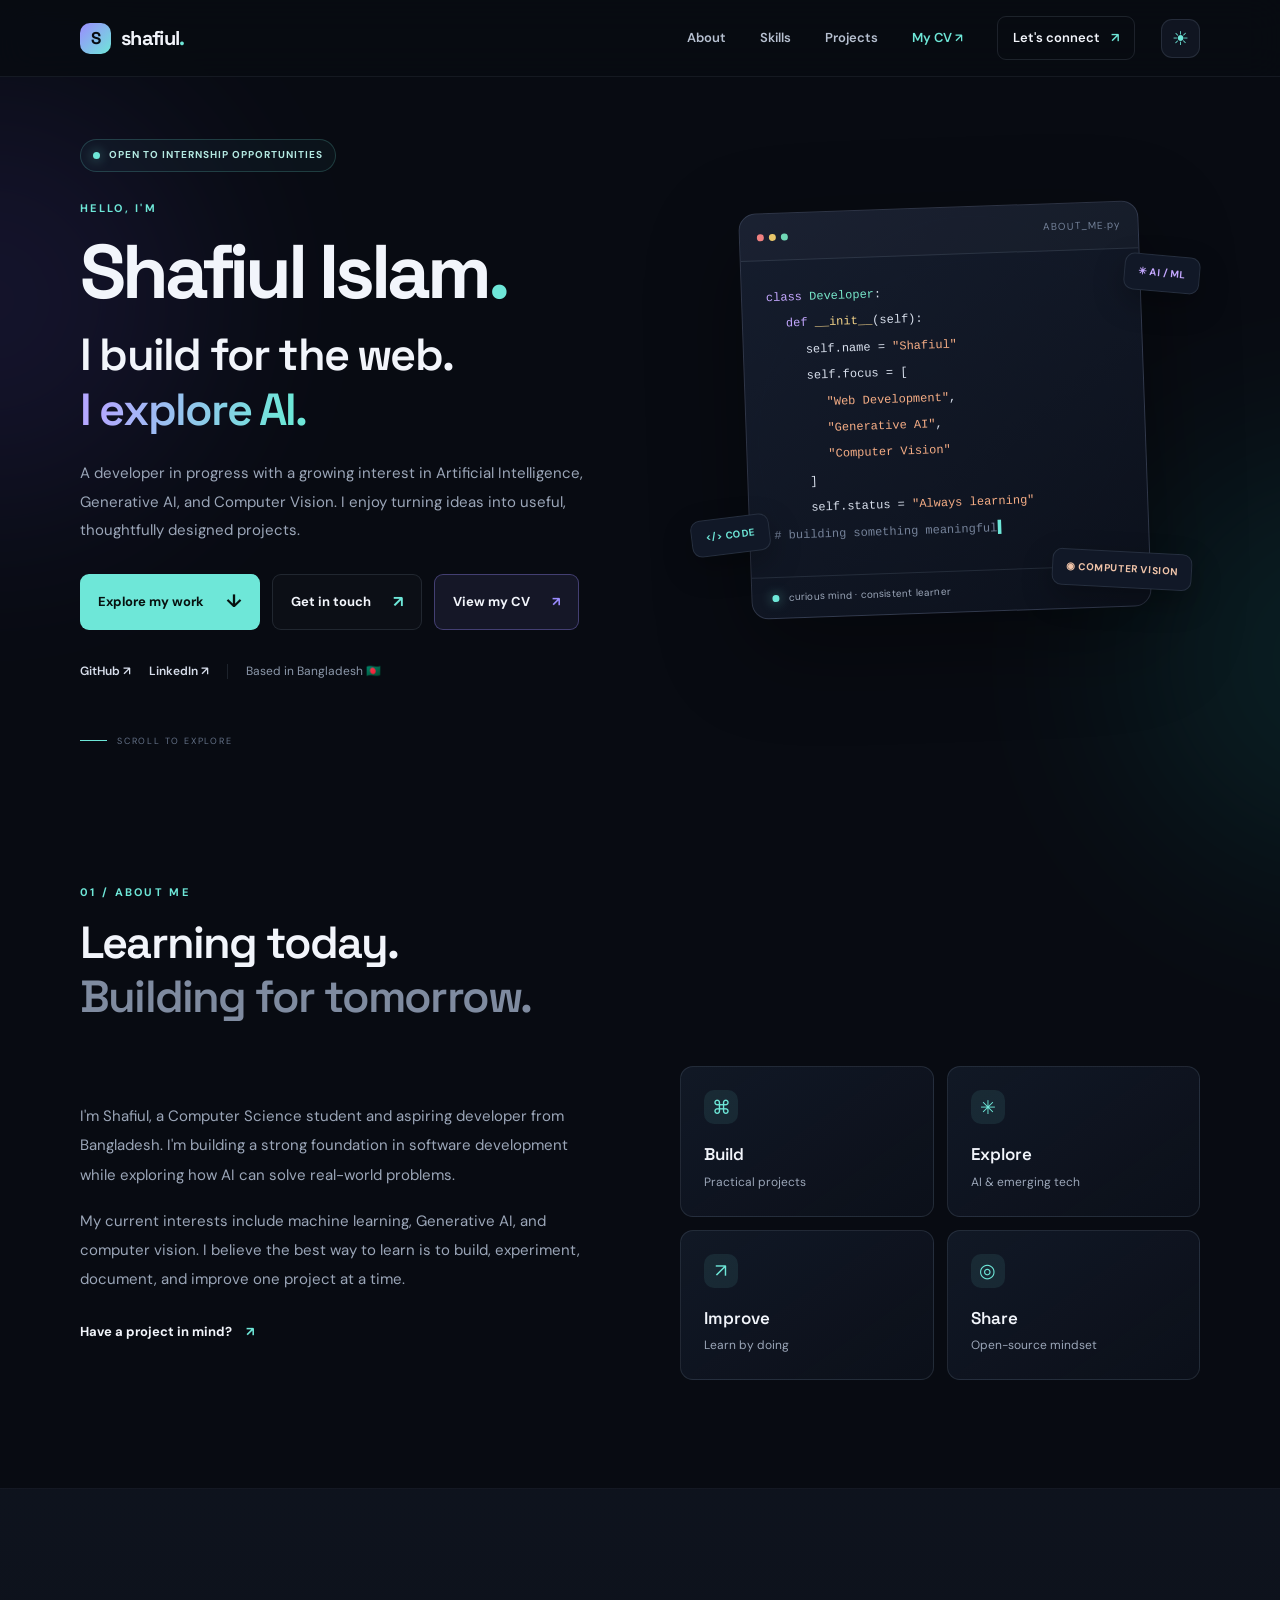
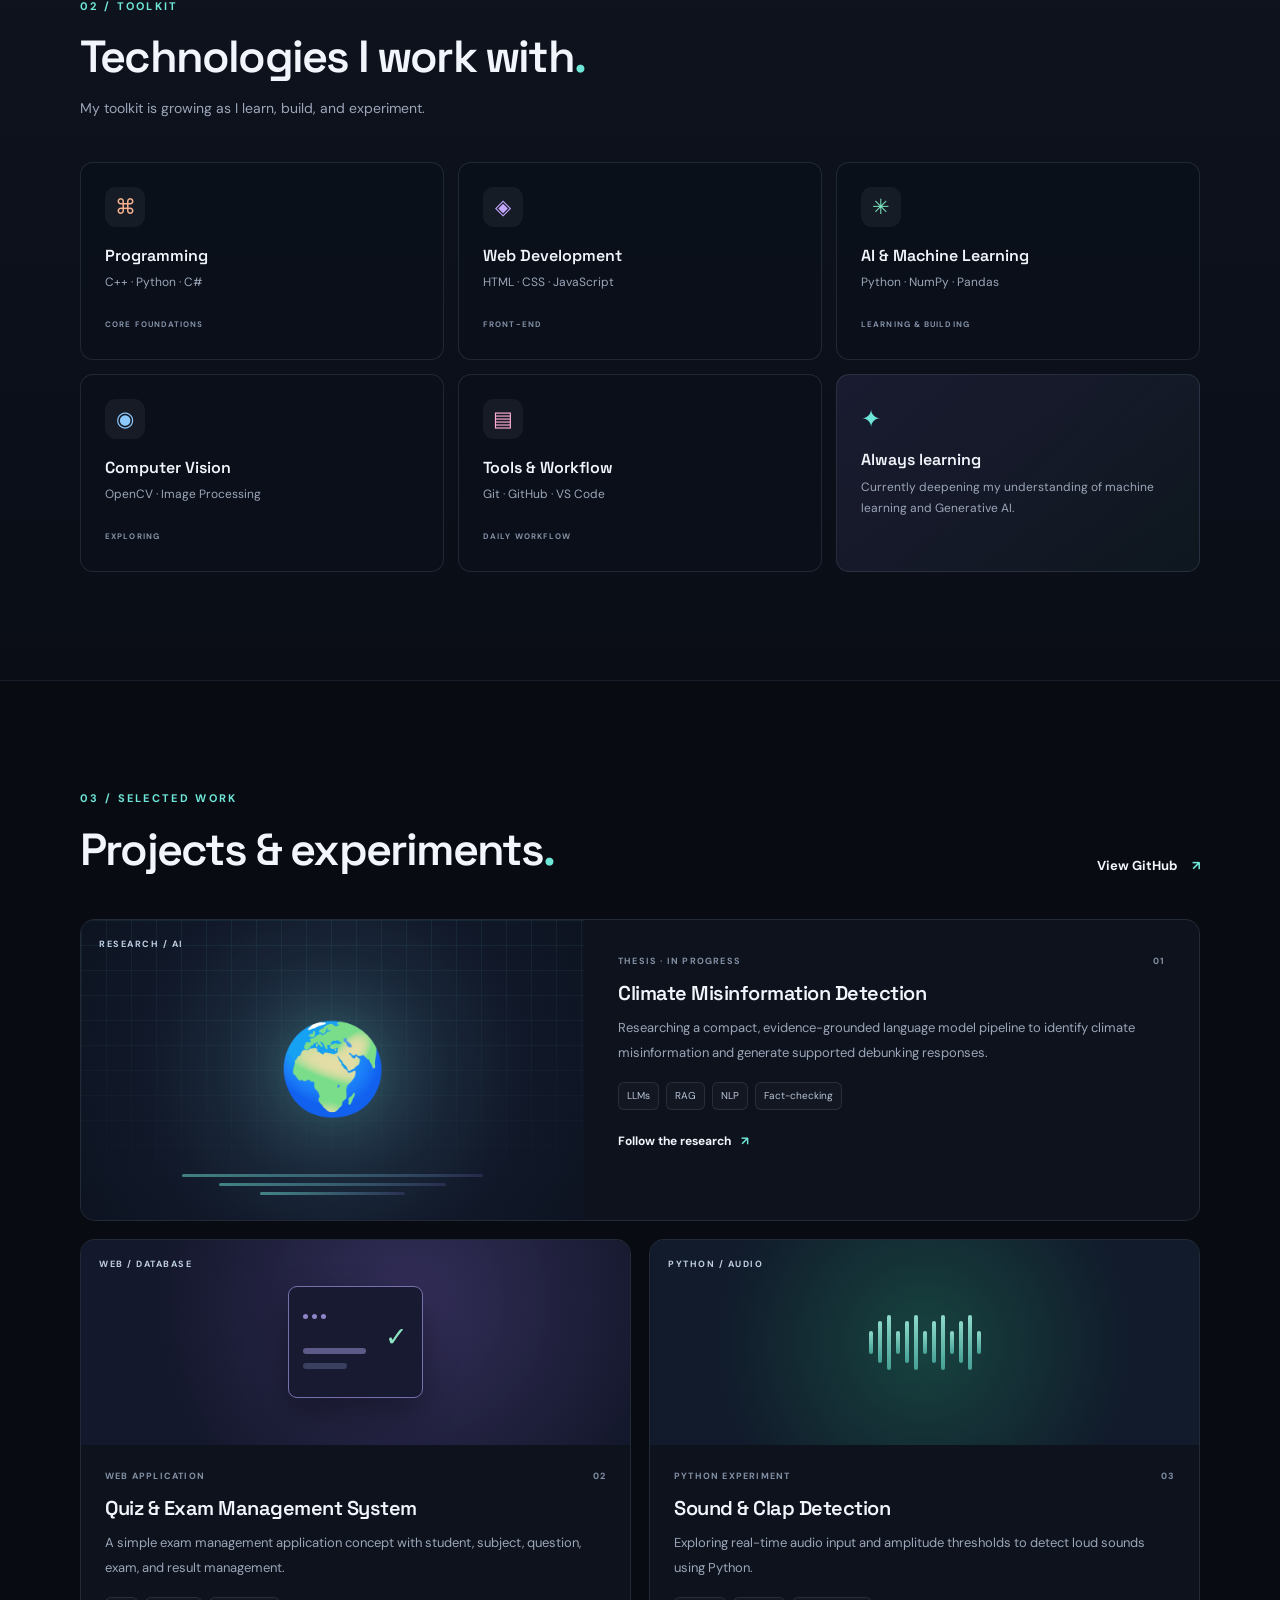
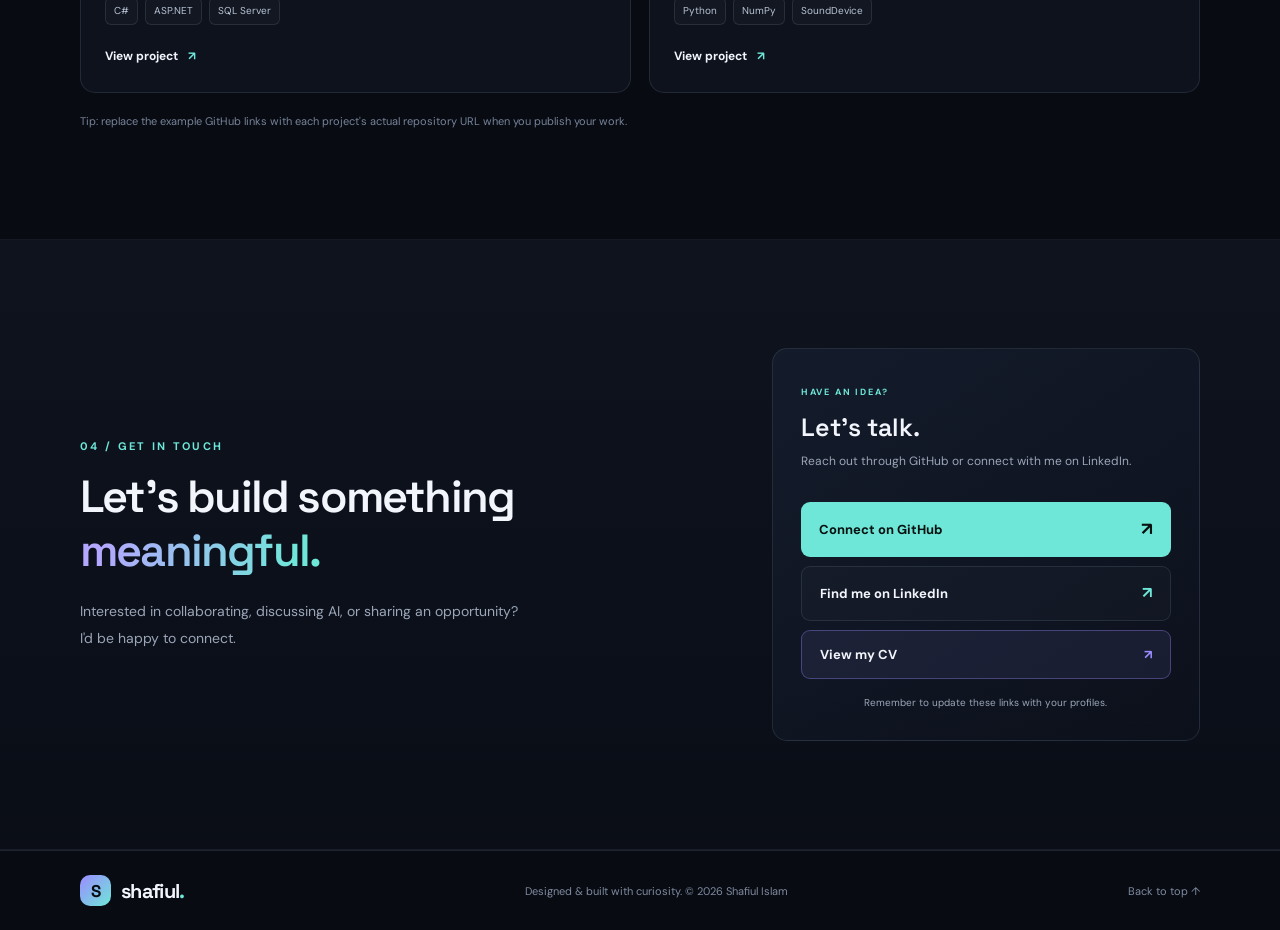
<file: index.html>
<!DOCTYPE html>
<html lang="en">
<head>
  <meta charset="UTF-8" />
  <meta name="viewport" content="width=device-width, initial-scale=1.0" />
  <meta name="description" content="Shafiul Islam — Web Developer and AI/Computer Vision enthusiast." />
  <title>Shafiul Islam | Portfolio</title>
  <link rel="preconnect" href="https://fonts.googleapis.com">
  <link rel="preconnect" href="https://fonts.gstatic.com" crossorigin>
  <link href="https://fonts.googleapis.com/css2?family=DM+Sans:wght@400;500;600;700&family=Space+Grotesk:wght@400;500;600;700&display=swap" rel="stylesheet">
  <link rel="stylesheet" href="style.css" />
</head>
<body>
  <div class="ambient ambient-one"></div>
  <div class="ambient ambient-two"></div>
  <header class="site-header">
    <nav class="nav container" aria-label="Main navigation">
      <a class="logo" href="#home" aria-label="Shafiul home"><span class="logo-mark">S</span><span>shafiul<span class="accent">.</span></span></a>
      <button class="menu-toggle" id="menuToggle" aria-label="Open navigation" aria-expanded="false">☰</button>
      <div class="nav-links" id="navLinks">
        <a href="#about">About</a><a href="#skills">Skills</a><a href="#projects">Projects</a>
        <a href="cv.html" class="nav-cv">My CV <span>↗</span></a>
        <a href="#contact" class="nav-cta">Let's connect <span>↗</span></a>
      </div>
      <button class="theme-toggle" id="themeToggle" type="button" aria-label="Switch to light mode" title="Switch theme"><span id="themeIcon">☀</span></button>
    </nav>
  </header>

  <main>
    <section class="hero container" id="home">
      <div class="hero-copy">
        <div class="availability"><span class="pulse"></span> OPEN TO INTERNSHIP OPPORTUNITIES</div>
        <p class="eyebrow">HELLO, I'M</p>
        <h1>Shafiul Islam<span class="accent">.</span></h1>
        <h2>I build for the web.<br><span class="gradient-text">I explore AI.</span></h2>
        <p class="hero-description">A developer in progress with a growing interest in Artificial Intelligence, Generative AI, and Computer Vision. I enjoy turning ideas into useful, thoughtfully designed projects.</p>
        <div class="hero-actions">
          <a class="button button-primary" href="#projects">Explore my work <span>↓</span></a>
          <a class="button button-secondary" href="#contact">Get in touch <span>↗</span></a>
          <a class="button button-cv" href="cv.html">View my CV <span>↗</span></a>
        </div>
        <div class="hero-socials">
          <!-- Replace YOUR_GITHUB_USERNAME with your actual GitHub username -->
          <a href="https://github.com/YOUR_GITHUB_USERNAME" target="_blank" rel="noreferrer">GitHub ↗</a>
          <a href="https://www.linkedin.com/" target="_blank" rel="noreferrer">LinkedIn ↗</a>
          <span class="social-divider"></span><span>Based in Bangladesh 🇧🇩</span>
        </div>
      </div>
      <div class="hero-visual" aria-label="Decorative developer illustration">
        <div class="orbit orbit-one"></div><div class="orbit orbit-two"></div>
        <div class="profile-card">
          <div class="card-top"><span class="window-dots"><i></i><i></i><i></i></span><span class="card-label">ABOUT_ME.py</span></div>
          <div class="code-block">
            <p><span class="code-purple">class</span> <span class="code-green">Developer</span>:</p>
            <p class="indent"><span class="code-purple">def</span> <span class="code-yellow">__init__</span>(self):</p>
            <p class="indent2">self.name = <span class="code-orange">"Shafiul"</span></p>
            <p class="indent2">self.focus = [</p>
            <p class="indent3"><span class="code-orange">"Web Development"</span>,</p>
            <p class="indent3"><span class="code-orange">"Generative AI"</span>,</p>
            <p class="indent3"><span class="code-orange">"Computer Vision"</span></p>
            <p class="indent2">]</p>
            <p class="indent2">self.status = <span class="code-orange">"Always learning"</span></p>
            <p class="cursor-line"><span class="code-muted"># building something meaningful</span><span class="cursor">▍</span></p>
          </div>
          <div class="card-footer"><span class="status-dot"></span> curious mind · consistent learner</div>
        </div>
        <div class="floating-chip chip-ai">✳ AI / ML</div>
        <div class="floating-chip chip-code">&lt;/&gt; CODE</div>
        <div class="floating-chip chip-cv">◉ COMPUTER VISION</div>
      </div>
      <a class="scroll-hint" href="#about"><span></span> SCROLL TO EXPLORE</a>
    </section>

    <section class="section container" id="about">
      <div class="section-heading"><p class="eyebrow">01 / ABOUT ME</p><h2>Learning today.<br><span class="muted">Building for tomorrow.</span></h2></div>
      <div class="about-grid">
        <div class="about-copy"><p>I'm Shafiul, a Computer Science student and aspiring developer from Bangladesh. I'm building a strong foundation in software development while exploring how AI can solve real-world problems.</p><p>My current interests include machine learning, Generative AI, and computer vision. I believe the best way to learn is to build, experiment, document, and improve one project at a time.</p><a class="text-link" href="#contact">Have a project in mind? <span>↗</span></a></div>
        <div class="stats-grid">
          <div class="stat-card"><span class="stat-icon">⌘</span><strong>Build</strong><p>Practical projects</p></div>
          <div class="stat-card"><span class="stat-icon">✳</span><strong>Explore</strong><p>AI & emerging tech</p></div>
          <div class="stat-card"><span class="stat-icon">↗</span><strong>Improve</strong><p>Learn by doing</p></div>
          <div class="stat-card"><span class="stat-icon">◎</span><strong>Share</strong><p>Open-source mindset</p></div>
        </div>
      </div>
    </section>

    <section class="section section-alt" id="skills">
      <div class="container">
        <div class="section-heading"><p class="eyebrow">02 / TOOLKIT</p><h2>Technologies I work with<span class="accent">.</span></h2><p class="section-intro">My toolkit is growing as I learn, build, and experiment.</p></div>
        <div class="skills-grid">
          <article class="skill-card"><div class="skill-icon orange">⌘</div><h3>Programming</h3><p>C++ · Python · C#</p><span class="skill-tag">CORE FOUNDATIONS</span></article>
          <article class="skill-card"><div class="skill-icon purple">◈</div><h3>Web Development</h3><p>HTML · CSS · JavaScript</p><span class="skill-tag">FRONT-END</span></article>
          <article class="skill-card"><div class="skill-icon green">✳</div><h3>AI & Machine Learning</h3><p>Python · NumPy · Pandas</p><span class="skill-tag">LEARNING & BUILDING</span></article>
          <article class="skill-card"><div class="skill-icon blue">◉</div><h3>Computer Vision</h3><p>OpenCV · Image Processing</p><span class="skill-tag">EXPLORING</span></article>
          <article class="skill-card"><div class="skill-icon pink">▤</div><h3>Tools & Workflow</h3><p>Git · GitHub · VS Code</p><span class="skill-tag">DAILY WORKFLOW</span></article>
          <article class="skill-card skill-card-note"><span class="note-star">✦</span><h3>Always learning</h3><p>Currently deepening my understanding of machine learning and Generative AI.</p></article>
        </div>
      </div>
    </section>

    <section class="section container" id="projects">
      <div class="section-heading project-heading"><div><p class="eyebrow">03 / SELECTED WORK</p><h2>Projects & experiments<span class="accent">.</span></h2></div><a class="text-link" href="https://github.com/YOUR_GITHUB_USERNAME" target="_blank" rel="noreferrer">View GitHub <span>↗</span></a></div>
      <div class="projects-grid">
        <article class="project-card project-featured">
          <div class="project-visual climate-visual"><div class="visual-grid"></div><div class="climate-globe">🌍</div><span class="visual-label">RESEARCH / AI</span><div class="visual-lines"><i></i><i></i><i></i></div></div>
          <div class="project-content"><div class="project-meta"><span>THESIS · IN PROGRESS</span><span>01</span></div><h3>Climate Misinformation Detection</h3><p>Researching a compact, evidence-grounded language model pipeline to identify climate misinformation and generate supported debunking responses.</p><div class="tag-row"><span>LLMs</span><span>RAG</span><span>NLP</span><span>Fact-checking</span></div><a class="project-link" href="https://github.com/YOUR_GITHUB_USERNAME" target="_blank" rel="noreferrer">Follow the research <span>↗</span></a></div>
        </article>
        <article class="project-card">
          <div class="project-visual quiz-visual"><div class="quiz-window"><span></span><span></span><span></span><div class="quiz-check">✓</div><div class="quiz-bar"></div><div class="quiz-bar short"></div></div><span class="visual-label">WEB / DATABASE</span></div>
          <div class="project-content"><div class="project-meta"><span>WEB APPLICATION</span><span>02</span></div><h3>Quiz & Exam Management System</h3><p>A simple exam management application concept with student, subject, question, exam, and result management.</p><div class="tag-row"><span>C#</span><span>ASP.NET</span><span>SQL Server</span></div><a class="project-link" href="https://github.com/YOUR_GITHUB_USERNAME" target="_blank" rel="noreferrer">View project <span>↗</span></a></div>
        </article>
        <article class="project-card">
          <div class="project-visual audio-visual"><div class="sound-wave"><i></i><i></i><i></i><i></i><i></i><i></i><i></i><i></i><i></i><i></i><i></i><i></i><i></i></div><span class="visual-label">PYTHON / AUDIO</span></div>
          <div class="project-content"><div class="project-meta"><span>PYTHON EXPERIMENT</span><span>03</span></div><h3>Sound & Clap Detection</h3><p>Exploring real-time audio input and amplitude thresholds to detect loud sounds using Python.</p><div class="tag-row"><span>Python</span><span>NumPy</span><span>SoundDevice</span></div><a class="project-link" href="https://github.com/YOUR_GITHUB_USERNAME" target="_blank" rel="noreferrer">View project <span>↗</span></a></div>
        </article>
      </div>
      <p class="project-note">Tip: replace the example GitHub links with each project's actual repository URL when you publish your work.</p>
    </section>

    <section class="section section-alt" id="contact">
      <div class="container contact-wrap">
        <div><p class="eyebrow">04 / GET IN TOUCH</p><h2>Let's build something<br><span class="gradient-text">meaningful.</span></h2><p class="contact-copy">Interested in collaborating, discussing AI, or sharing an opportunity? I'd be happy to connect.</p></div>
        <div class="contact-card"><span class="contact-kicker">HAVE AN IDEA?</span><h3>Let's talk.</h3><p>Reach out through GitHub or connect with me on LinkedIn.</p><a class="button button-primary full-button" href="https://github.com/YOUR_GITHUB_USERNAME" target="_blank" rel="noreferrer">Connect on GitHub <span>↗</span></a><a class="button button-secondary full-button" href="https://www.linkedin.com/" target="_blank" rel="noreferrer">Find me on LinkedIn <span>↗</span></a><a class="button button-cv full-button" href="cv.html">View my CV <span>↗</span></a><p class="contact-small">Remember to update these links with your profiles.</p></div>
      </div>
    </section>
  </main>
  <footer class="footer"><div class="container footer-inner"><a class="logo" href="#home"><span class="logo-mark">S</span><span>shafiul<span class="accent">.</span></span></a><p>Designed & built with curiosity. © <span id="year"></span> Shafiul Islam</p><a href="#home" class="back-top">Back to top ↑</a></div></footer>
  <script src="script.js"></script>
</body>
</html>
</file>
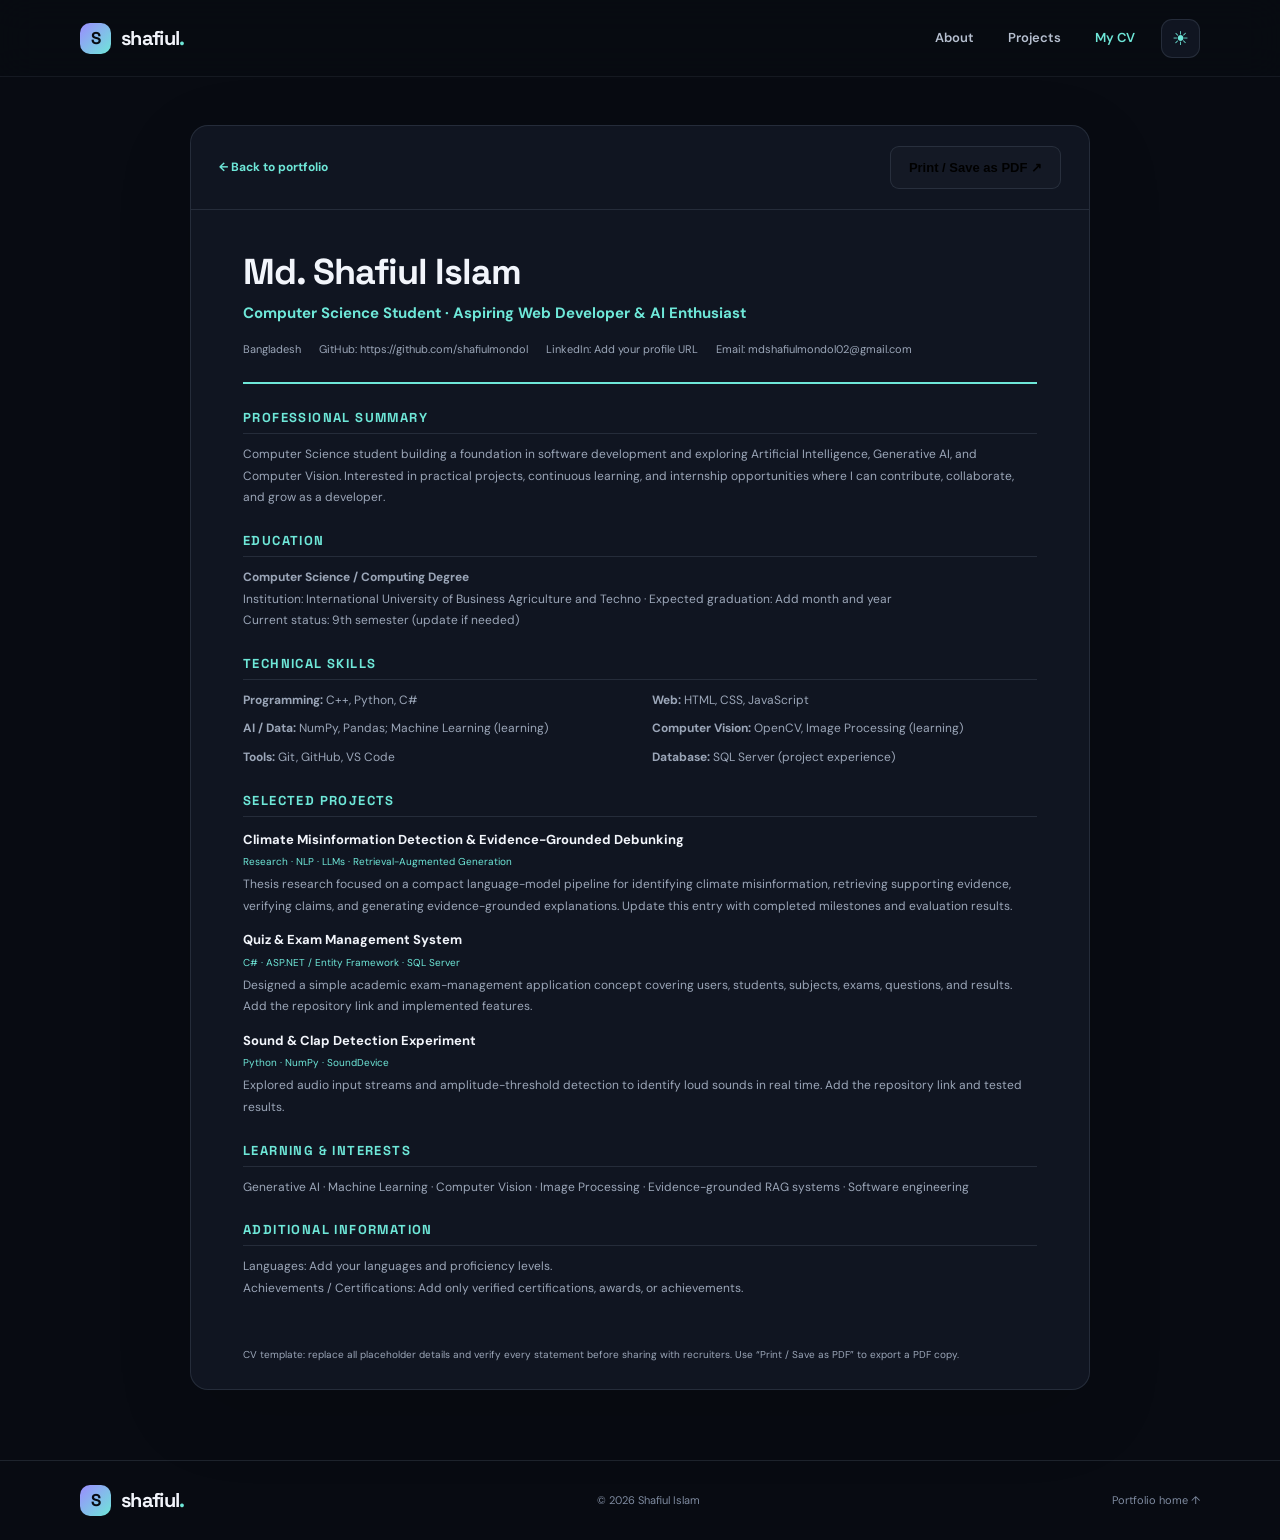
<file: cv.html>
<!DOCTYPE html>
<html lang="en">
<head>
  <meta charset="UTF-8"><meta name="viewport" content="width=device-width, initial-scale=1.0">
  <meta name="description" content="CV of Shafiul Islam">
  <title>CV |Md. Shafiul Islam</title>
  <link rel="preconnect" href="https://fonts.googleapis.com">
  <link rel="preconnect" href="https://fonts.gstatic.com" crossorigin>
  <link href="https://fonts.googleapis.com/css2?family=DM+Sans:wght@400;500;600;700&family=Space+Grotesk:wght@400;500;600;700&display=swap" rel="stylesheet">
  <link rel="stylesheet" href="style.css">
</head>
<body>
  <header class="site-header"><nav class="nav container" aria-label="Main navigation">
    <a class="logo" href="index.html"><span class="logo-mark">S</span><span>shafiul<span class="accent">.</span></span></a>
    <div class="nav-links" id="navLinks"><a href="index.html#about">About</a><a href="index.html#projects">Projects</a><a href="cv.html" class="nav-cv">My CV</a></div>
    <button class="theme-toggle" id="themeToggle" type="button" aria-label="Switch to light mode" title="Switch theme"><span id="themeIcon">☀</span></button>
  </nav></header>
  <main class="cv-page container">
    <div class="cv-shell">
      <div class="cv-topbar"><a class="cv-back" href="index.html">← Back to portfolio</a><div class="cv-actions"><button class="button button-secondary" onclick="window.print()">Print / Save as PDF ↗</button></div></div>
      <article class="cv-document">
        <header class="cv-header">
          <h1>Md. Shafiul Islam</h1><p class="cv-role">Computer Science Student · Aspiring Web Developer & AI Enthusiast</p>
          <div class="cv-contact-line"><span>Bangladesh</span><span>GitHub: https://github.com/shafiulmondol</span><span>LinkedIn: Add your profile URL</span><span>Email: mdshafiulmondol02@gmail.com</span></div>
        </header>
        <section class="cv-section"><h2>Professional Summary</h2><p>Computer Science student building a foundation in software development and exploring Artificial Intelligence, Generative AI, and Computer Vision. Interested in practical projects, continuous learning, and internship opportunities where I can contribute, collaborate, and grow as a developer.</p></section>
        <section class="cv-section"><h2>Education</h2><p><strong>Computer Science / Computing Degree</strong></p><p>Institution: International University of Business Agriculture and Techno · Expected graduation: Add month and year</p><p>Current status: 9th semester (update if needed)</p></section>
        <section class="cv-section"><h2>Technical Skills</h2><div class="cv-skill-list">
          <p><strong>Programming:</strong> C++, Python, C#</p><p><strong>Web:</strong> HTML, CSS, JavaScript</p>
          <p><strong>AI / Data:</strong> NumPy, Pandas; Machine Learning (learning)</p><p><strong>Computer Vision:</strong> OpenCV, Image Processing (learning)</p>
          <p><strong>Tools:</strong> Git, GitHub, VS Code</p><p><strong>Database:</strong> SQL Server (project experience)</p>
        </div></section>
        <section class="cv-section"><h2>Selected Projects</h2>
          <div class="cv-project"><h3>Climate Misinformation Detection & Evidence-Grounded Debunking</h3><p class="cv-tech">Research · NLP · LLMs · Retrieval-Augmented Generation</p><p>Thesis research focused on a compact language-model pipeline for identifying climate misinformation, retrieving supporting evidence, verifying claims, and generating evidence-grounded explanations. Update this entry with completed milestones and evaluation results.</p></div>
          <div class="cv-project"><h3>Quiz & Exam Management System</h3><p class="cv-tech">C# · ASP.NET / Entity Framework · SQL Server</p><p>Designed a simple academic exam-management application concept covering users, students, subjects, exams, questions, and results. Add the repository link and implemented features.</p></div>
          <div class="cv-project"><h3>Sound & Clap Detection Experiment</h3><p class="cv-tech">Python · NumPy · SoundDevice</p><p>Explored audio input streams and amplitude-threshold detection to identify loud sounds in real time. Add the repository link and tested results.</p></div>
        </section>
        <section class="cv-section"><h2>Learning & Interests</h2><p>Generative AI · Machine Learning · Computer Vision · Image Processing · Evidence-grounded RAG systems · Software engineering</p></section>
        <section class="cv-section"><h2>Additional Information</h2><p>Languages: Add your languages and proficiency levels.</p><p>Achievements / Certifications: Add only verified certifications, awards, or achievements.</p></section>
      </article>
      <p class="cv-disclaimer">CV template: replace all placeholder details and verify every statement before sharing with recruiters. Use “Print / Save as PDF” to export a PDF copy.</p>
    </div>
  </main>
  <footer class="footer"><div class="container footer-inner"><a class="logo" href="index.html"><span class="logo-mark">S</span><span>shafiul<span class="accent">.</span></span></a><p>© <span id="year"></span> Shafiul Islam</p><a href="index.html" class="back-top">Portfolio home ↑</a></div></footer>
  <script src="script.js"></script>
</body>
</html>
</file>
<file: style.css>
:root{--bg:#080b12;--surface:#101521;--surface2:#131a29;--text:#f2f5fb;--muted:#9ba6b8;--line:rgba(180,196,224,.13);--accent:#9b8cff;--cyan:#6ee7d8;--font:'DM Sans',sans-serif;--display:'Space Grotesk',sans-serif}*{box-sizing:border-box;margin:0;padding:0}html{scroll-behavior:smooth;scroll-padding-top:90px}body{font-family:var(--font);background:var(--bg);color:var(--text);line-height:1.65;overflow-x:hidden}a{color:inherit;text-decoration:none}.container{width:min(1120px,calc(100% - 48px));margin:0 auto}.accent{color:var(--cyan)}.muted{color:#7f8ba0}.gradient-text{background:linear-gradient(100deg,#b4a7ff 10%,#6ee7d8 90%);-webkit-background-clip:text;background-clip:text;color:transparent}.ambient{position:absolute;width:420px;height:420px;border-radius:50%;filter:blur(100px);opacity:.11;pointer-events:none;z-index:-1}.ambient-one{background:#7c5cff;top:90px;left:-220px}.ambient-two{background:#18b9a8;top:450px;right:-270px}.site-header{position:sticky;top:0;z-index:20;background:rgba(8,11,18,.82);backdrop-filter:blur(18px);border-bottom:1px solid rgba(180,196,224,.08)}.nav{height:76px;display:flex;align-items:center;justify-content:space-between}.logo{display:inline-flex;align-items:center;gap:10px;font:700 20px var(--display);letter-spacing:-.7px}.logo-mark{display:grid;place-items:center;width:31px;height:31px;border-radius:10px;background:linear-gradient(135deg,#9b8cff,#6ee7d8);color:#080b12;font-size:17px}.nav-links{display:flex;align-items:center;gap:34px;color:#b6c0d0;font-size:13px;font-weight:600}.nav-links a{transition:color .2s}.nav-links a:hover,.hero-socials a:hover,.text-link:hover{color:var(--cyan)}.nav-cta{padding:10px 15px;border:1px solid var(--line);border-radius:9px;color:var(--text)!important}.nav-cta span{color:var(--cyan);margin-left:8px}.menu-toggle{display:none;background:none;color:var(--text);border:0;font-size:24px}.hero{min-height:680px;position:relative;display:grid;grid-template-columns:1.05fr .95fr;align-items:center;gap:48px;padding-top:62px;padding-bottom:94px}.availability{display:inline-flex;align-items:center;gap:9px;padding:7px 12px;border:1px solid rgba(110,231,216,.2);border-radius:100px;color:#b4e9e2;font-size:10px;font-weight:700;letter-spacing:1px;margin-bottom:27px;background:rgba(110,231,216,.04)}.pulse,.status-dot{width:7px;height:7px;border-radius:50%;background:var(--cyan);box-shadow:0 0 12px rgba(110,231,216,.6)}.eyebrow{font-size:11px;font-weight:700;letter-spacing:2.3px;color:var(--cyan);margin-bottom:15px}.hero h1{font:700 clamp(48px,6vw,76px)/1.04 var(--display);letter-spacing:-4px;margin-bottom:16px}.hero h2{font:600 clamp(30px,3.8vw,45px)/1.23 var(--display);letter-spacing:-1.8px}.hero-description{max-width:520px;color:var(--muted);font-size:15px;line-height:1.9;margin:22px 0 29px}.hero-actions{display:flex;gap:12px;flex-wrap:wrap}.button{display:inline-flex;align-items:center;justify-content:center;gap:22px;padding:13px 18px;border-radius:9px;font-size:13px;font-weight:700;transition:transform .2s,border-color .2s}.button:hover{transform:translateY(-2px)}.button-primary{background:var(--cyan);color:#07110f}.button-primary span{font-size:18px}.button-secondary{border:1px solid var(--line);background:rgba(255,255,255,.02)}.button-secondary span{color:var(--cyan);font-size:16px}.hero-socials{display:flex;align-items:center;gap:18px;margin-top:32px;color:#8c98aa;font-size:12px}.hero-socials a{color:#d7deeb;font-weight:600}.social-divider{height:15px;width:1px;background:var(--line)}.hero-visual{position:relative;display:grid;place-items:center;min-height:390px}.orbit{position:absolute;border:1px solid rgba(155,140,255,.14);border-radius:50%;transform:rotate(-24deg)}.orbit-one{width:410px;height:280px}.orbit-two{width:350px;height:410px;transform:rotate(38deg);border-color:rgba(110,231,216,.12)}.profile-card{position:relative;width:min(100%,400px);background:linear-gradient(145deg,rgba(22,30,47,.97),rgba(12,17,28,.98));border:1px solid rgba(179,193,225,.19);border-radius:17px;box-shadow:0 30px 90px rgba(0,0,0,.38);overflow:hidden;z-index:2;transform:rotate(-2deg)}.card-top{height:47px;display:flex;align-items:center;justify-content:space-between;padding:0 17px;border-bottom:1px solid var(--line);background:rgba(255,255,255,.018)}.window-dots{display:flex;gap:5px}.window-dots i{width:7px;height:7px;border-radius:50%;background:#f08080}.window-dots i:nth-child(2){background:#e8c66a}.window-dots i:nth-child(3){background:#70d7b5}.card-label{font-size:10px;color:#738198;letter-spacing:1px}.code-block{padding:24px 24px 28px;font:12px/2.2 'Courier New',monospace;color:#d9e0ed;white-space:nowrap}.indent{padding-left:19px}.indent2{padding-left:38px}.indent3{padding-left:57px}.code-purple{color:#c4a7ff}.code-green{color:#77e6c9}.code-yellow{color:#f5d58a}.code-orange{color:#f5ad85}.code-muted{color:#748198}.cursor{color:var(--cyan);animation:blink 1s step-end infinite}@keyframes blink{50%{opacity:0}}.card-footer{display:flex;align-items:center;gap:9px;padding:12px 20px;border-top:1px solid var(--line);font-size:10px;color:#9ba6b8;letter-spacing:.2px}.floating-chip{position:absolute;z-index:3;padding:9px 13px;border:1px solid var(--line);border-radius:10px;background:#111827;box-shadow:0 12px 30px #0004;font-size:10px;font-weight:700;letter-spacing:.6px}.chip-ai{top:48px;right:0;color:#c4a7ff;transform:rotate(5deg)}.chip-code{bottom:60px;left:0;color:var(--cyan);transform:rotate(-7deg)}.chip-cv{bottom:26px;right:8px;color:#f0c4a9;transform:rotate(3deg)}.scroll-hint{position:absolute;bottom:27px;left:0;display:flex;align-items:center;gap:10px;font-size:9px;letter-spacing:1.8px;color:#647187}.scroll-hint span{display:block;width:27px;height:1px;background:var(--cyan)}.section{padding-top:108px;padding-bottom:108px}.section-heading{margin-bottom:42px}.section-heading h2,.contact-wrap h2{font:600 clamp(30px,4vw,45px)/1.2 var(--display);letter-spacing:-1.8px}.section-intro{color:var(--muted);margin-top:13px;font-size:14px}.about-grid{display:grid;grid-template-columns:1fr 1fr;gap:80px;align-items:center}.about-copy p{color:var(--muted);font-size:15px;line-height:1.95;margin-bottom:17px}.text-link{display:inline-flex;gap:14px;align-items:center;margin-top:9px;font-size:13px;font-weight:700;color:var(--text);transition:color .2s}.text-link span{color:var(--cyan)}.stats-grid{display:grid;grid-template-columns:1fr 1fr;gap:13px}.stat-card{padding:23px;border:1px solid var(--line);border-radius:13px;background:linear-gradient(145deg,rgba(20,28,43,.8),rgba(13,18,29,.7))}.stat-icon{display:grid;place-items:center;width:34px;height:34px;margin-bottom:18px;border-radius:10px;background:rgba(110,231,216,.09);color:var(--cyan);font-size:19px}.stat-card strong{font:600 17px var(--display)}.stat-card p{font-size:12px;color:var(--muted);margin-top:4px}.section-alt{background:linear-gradient(180deg,rgba(17,23,36,.65),rgba(12,16,26,.6));border-top:1px solid rgba(180,196,224,.06);border-bottom:1px solid rgba(180,196,224,.06)}.skills-grid{display:grid;grid-template-columns:repeat(3,1fr);gap:14px}.skill-card{min-height:190px;padding:24px;border:1px solid var(--line);border-radius:13px;background:rgba(11,16,26,.7);transition:transform .2s,border-color .2s}.skill-card:hover,.project-card:hover{transform:translateY(-4px);border-color:rgba(110,231,216,.32)}.skill-icon{display:grid;place-items:center;width:40px;height:40px;border-radius:11px;font-size:21px;margin-bottom:18px;background:rgba(255,255,255,.05)}.orange{color:#f6b28d}.purple{color:#c4a7ff}.green{color:#7be3bd}.blue{color:#8bc9ff}.pink{color:#ffacd2}.skill-card h3{font:600 16px var(--display);margin-bottom:7px}.skill-card p{font-size:12px;color:var(--muted);margin-bottom:16px}.skill-tag{font-size:8px;letter-spacing:1.1px;color:#8491a7;font-weight:700}.skill-card-note{background:linear-gradient(135deg,rgba(155,140,255,.1),rgba(110,231,216,.04))}.note-star{font-size:24px;color:var(--cyan);display:block;margin-bottom:10px}.skill-card-note p{line-height:1.8}.project-heading{display:flex;align-items:end;justify-content:space-between;gap:20px}.projects-grid{display:grid;grid-template-columns:repeat(2,1fr);gap:18px}.project-card{overflow:hidden;border:1px solid var(--line);border-radius:15px;background:rgba(16,21,33,.8);transition:transform .2s,border-color .2s}.project-featured{grid-column:span 2;display:grid;grid-template-columns:.9fr 1.1fr}.project-visual{height:205px;position:relative;display:grid;place-items:center;overflow:hidden;background:#11182a}.project-featured .project-visual{height:auto;min-height:300px}.climate-visual{background:radial-gradient(circle at 50% 50%,#263d50,#11192a 62%,#0d1320)}.visual-grid{position:absolute;inset:0;background-image:linear-gradient(rgba(110,231,216,.07) 1px,transparent 1px),linear-gradient(90deg,rgba(110,231,216,.07) 1px,transparent 1px);background-size:25px 25px;mask-image:linear-gradient(to bottom,black,transparent)}.climate-globe{font-size:88px;filter:drop-shadow(0 0 35px rgba(110,231,216,.25));z-index:1}.visual-label{position:absolute;left:18px;top:17px;font-size:9px;letter-spacing:1.5px;font-weight:700;color:#c1d0e4}.visual-lines{position:absolute;bottom:25px;left:20%;right:20%;display:grid;gap:6px}.visual-lines i{height:3px;border-radius:10px;background:linear-gradient(90deg,rgba(110,231,216,.5),rgba(155,140,255,.15));width:100%}.visual-lines i:nth-child(2){width:75%;margin:auto}.visual-lines i:nth-child(3){width:48%;margin:auto}.quiz-visual{background:radial-gradient(circle at 60% 30%,#332e59,#14182c 70%)}.quiz-window{width:135px;height:112px;border:1px solid #7770ae;border-radius:9px;background:#171a30;padding:14px;box-shadow:0 15px 35px #0005;position:relative}.quiz-window>span{display:inline-block;width:5px;height:5px;border-radius:50%;background:#8e84c9;margin-right:4px}.quiz-check{position:absolute;right:14px;top:28px;color:#8ee5c4;font-size:27px}.quiz-bar{height:6px;width:60%;background:#5e5a87;border-radius:5px;margin-top:20px}.quiz-bar.short{width:42%;margin-top:9px;background:#393f5f}.audio-visual{background:radial-gradient(circle at 50%,#17433f,#111b2b 70%)}.sound-wave{height:72px;display:flex;align-items:center;gap:5px}.sound-wave i{display:block;width:4px;border-radius:5px;background:linear-gradient(to top,#4aab9f,#9aebd9);height:var(--h,30px);opacity:.9}.sound-wave i:nth-child(3n){--h:55px}.sound-wave i:nth-child(3n + 1){--h:23px}.sound-wave i:nth-child(3n + 2){--h:42px}.project-content{padding:24px}.project-featured .project-content{padding:34px}.project-meta{display:flex;justify-content:space-between;gap:12px;color:#8390a5;font-size:9px;font-weight:700;letter-spacing:1.2px;margin-bottom:12px}.project-content h3{font:600 20px var(--display);letter-spacing:-.5px;margin-bottom:10px}.project-content p{color:var(--muted);font-size:13px;line-height:1.85}.tag-row{display:flex;flex-wrap:wrap;gap:7px;margin:17px 0}.tag-row span{font-size:10px;color:#b9c4d5;border:1px solid var(--line);border-radius:6px;padding:5px 8px;background:rgba(255,255,255,.025)}.project-link{display:inline-flex;align-items:center;gap:10px;font-size:12px;font-weight:700;margin-top:3px}.project-link span{color:var(--cyan)}.project-note{margin-top:19px;color:#77849a;font-size:11px}.contact-wrap{display:grid;grid-template-columns:1fr .7fr;gap:80px;align-items:center}.contact-copy{max-width:440px;color:var(--muted);font-size:14px;line-height:1.9;margin-top:20px}.contact-card{padding:28px;border:1px solid var(--line);border-radius:15px;background:linear-gradient(145deg,rgba(22,30,47,.8),rgba(12,17,28,.8))}.contact-kicker{font-size:9px;font-weight:700;letter-spacing:1.8px;color:var(--cyan)}.contact-card h3{font:600 25px var(--display);margin-top:8px}.contact-card>p{color:var(--muted);font-size:12px;line-height:1.8;margin:8px 0 20px}.full-button{width:100%;margin-top:9px;justify-content:space-between}.contact-small{font-size:10px!important;text-align:center;margin-bottom:0!important;margin-top:15px!important}.footer{border-top:1px solid var(--line);padding:24px 0}.footer-inner{display:flex;align-items:center;justify-content:space-between;gap:20px}.footer p,.back-top{font-size:11px;color:#7f8ba0}.back-top:hover{color:var(--cyan)}@media(max-width:850px){.hero{grid-template-columns:1fr;gap:30px;padding-top:65px}.hero-copy{max-width:650px}.hero-visual{min-height:370px}.scroll-hint{display:none}.about-grid,.contact-wrap{grid-template-columns:1fr;gap:38px}.project-featured{grid-template-columns:1fr}.project-featured .project-visual{min-height:230px}.contact-wrap{gap:28px}.contact-card{max-width:480px}.skills-grid{grid-template-columns:repeat(2,1fr)}}@media(max-width:600px){.container{width:min(100% - 32px,1120px)}.nav{height:66px}.menu-toggle{display:block}.nav-links{display:none;position:absolute;top:66px;left:0;right:0;padding:20px 24px 24px;background:#0b101a;border-bottom:1px solid var(--line);flex-direction:column;align-items:stretch;gap:19px}.nav-links.open{display:flex}.nav-cta{text-align:center}.hero{padding-top:48px;padding-bottom:70px;min-height:auto}.availability{font-size:8px}.hero h1{font-size:53px;letter-spacing:-2.8px}.hero h2{font-size:32px}.hero-description{font-size:14px}.hero-socials{flex-wrap:wrap;gap:12px}.hero-visual{min-height:320px}.profile-card{width:calc(100% - 24px)}.code-block{font-size:10px;padding:19px 13px 22px}.indent{padding-left:12px}.indent2{padding-left:24px}.indent3{padding-left:36px}.orbit-one{width:300px;height:230px}.orbit-two{width:270px;height:330px}.chip-ai{right:-3px;top:28px}.chip-code{left:-4px;bottom:45px}.chip-cv{right:-4px;bottom:16px;font-size:8px}.section{padding-top:76px;padding-bottom:76px}.section-heading h2,.contact-wrap h2{font-size:32px}.about-grid{gap:28px}.stats-grid{gap:9px}.stat-card{padding:17px}.skills-grid,.projects-grid{grid-template-columns:1fr}.project-featured{grid-column:span 1}.project-featured .project-content{padding:23px}.project-visual,.project-featured .project-visual{min-height:205px;height:205px}.project-heading{align-items:start;flex-direction:column}.contact-card{padding:22px}.footer-inner{flex-wrap:wrap}.footer-inner p{order:3;width:100%}}@media(prefers-reduced-motion:reduce){html{scroll-behavior:auto}*,*::before,*::after{animation-duration:.01ms!important;animation-iteration-count:1!important;transition-duration:.01ms!important}}

/* Theme toggle and CV links */
.theme-toggle{width:39px;height:39px;flex:0 0 39px;border-radius:11px;border:1px solid var(--line);background:var(--surface);color:var(--cyan);font-size:19px;cursor:pointer;display:grid;place-items:center;margin-left:14px;transition:transform .2s,background .2s}
.theme-toggle:hover{transform:translateY(-2px)}
.nav{gap:12px}
.nav-links{margin-left:auto}
.nav-cv{color:var(--cyan)!important}
.nav-cv span{font-size:12px}
.button-cv{border:1px solid rgba(155,140,255,.35);background:rgba(155,140,255,.09);color:var(--text)}
.button-cv span{color:var(--accent)}
body.light-mode{--bg:#f6f8fc;--surface:#fff;--surface2:#edf1f8;--text:#172033;--muted:#596579;--line:rgba(48,63,88,.16);--accent:#6650d8;--cyan:#087f73;background:var(--bg);color:var(--text)}
body.light-mode .site-header{background:rgba(246,248,252,.88);border-bottom-color:rgba(48,63,88,.12)}
body.light-mode .nav-links{color:#596579}
body.light-mode .nav-cta{color:var(--text)!important}
body.light-mode .profile-card{background:linear-gradient(145deg,#fff,#edf1f8);border-color:rgba(48,63,88,.18);box-shadow:0 30px 80px rgba(37,50,74,.13)}
body.light-mode .card-top,body.light-mode .card-footer{background:rgba(30,44,66,.025);border-color:var(--line)}
body.light-mode .code-block{color:#27334a}
body.light-mode .code-muted{color:#778197}
body.light-mode .floating-chip{background:#fff;box-shadow:0 12px 30px rgba(37,50,74,.12)}
body.light-mode .stat-card,body.light-mode .skill-card,body.light-mode .project-card,body.light-mode .contact-card{background:rgba(255,255,255,.86);border-color:var(--line)}
body.light-mode .section-alt{background:linear-gradient(180deg,#eef2f9,#f8f9fc);border-color:rgba(48,63,88,.09)}
body.light-mode .project-visual{filter:saturate(.9)}
body.light-mode .tag-row span{color:#43516a}
body.light-mode .availability{background:rgba(8,127,115,.06);border-color:rgba(8,127,115,.2);color:#086d63}
body.light-mode .button-secondary{background:rgba(255,255,255,.6);color:var(--text)}
body.light-mode .button-cv{color:var(--text);background:rgba(102,80,216,.07)}
body.light-mode .ambient{opacity:.07}
body.light-mode .logo-mark{color:#fff}
body.light-mode .nav-links.open{background:#f6f8fc}
body.light-mode .menu-toggle{color:var(--text)}
body.light-mode .hero-socials a{color:#27334a}
body.light-mode .project-meta,body.light-mode .project-note,body.light-mode .skill-tag{color:#68758a}
body.light-mode .contact-small{color:#68758a}
body.light-mode .orbit{border-color:rgba(102,80,216,.13)}
body.light-mode .orbit-two{border-color:rgba(8,127,115,.12)}
body.light-mode .scroll-hint{color:#68758a}
body.light-mode .footer p,body.light-mode .back-top{color:#68758a}
body, .site-header, .profile-card, .stat-card, .skill-card, .project-card, .contact-card, .section-alt{transition:background-color .25s,color .25s,border-color .25s}
.cv-page{min-height:100vh;padding:48px 0 70px}
.cv-shell{max-width:900px;margin:0 auto;background:var(--surface);border:1px solid var(--line);border-radius:18px;overflow:hidden;box-shadow:0 24px 80px rgba(0,0,0,.12)}
.cv-topbar{display:flex;align-items:center;justify-content:space-between;gap:15px;padding:20px 28px;border-bottom:1px solid var(--line)}
.cv-topbar .cv-actions{display:flex;gap:9px;flex-wrap:wrap}
.cv-document{padding:42px 52px 48px}
.cv-header{padding-bottom:24px;border-bottom:2px solid var(--cyan);margin-bottom:25px}
.cv-header h1{font:700 36px/1.15 var(--display);letter-spacing:-1px}
.cv-role{font-size:15px;color:var(--cyan);font-weight:700;margin-top:8px}
.cv-contact-line{display:flex;flex-wrap:wrap;gap:8px 18px;margin-top:14px;color:var(--muted);font-size:11px}
.cv-section{margin-top:23px}
.cv-section h2{font:700 13px var(--display);letter-spacing:1.4px;text-transform:uppercase;padding-bottom:7px;border-bottom:1px solid var(--line);margin-bottom:10px;color:var(--cyan)}
.cv-section p,.cv-section li{font-size:12px;line-height:1.8;color:var(--muted)}
.cv-section ul{padding-left:18px}
.cv-skill-list{display:grid;grid-template-columns:1fr 1fr;gap:7px 24px}
.cv-project{margin-top:12px}
.cv-project h3{font-size:13px;margin-bottom:3px}
.cv-project .cv-tech{font-size:10px;color:var(--cyan);margin-bottom:3px}
.cv-disclaimer{font-size:10px;color:var(--muted);padding:0 52px 25px}
.cv-back{font-size:12px;color:var(--cyan);font-weight:700}
@media(max-width:850px){.nav{gap:8px}.nav-links{gap:18px}.theme-toggle{margin-left:0}}
@media(max-width:600px){.theme-toggle{margin-left:auto}.nav{flex-wrap:wrap}.nav-links{top:66px}.cv-page{padding:20px 0 45px}.cv-topbar{padding:15px;align-items:flex-start;flex-direction:column}.cv-document{padding:28px 22px}.cv-header h1{font-size:30px}.cv-skill-list{grid-template-columns:1fr}.cv-disclaimer{padding:0 22px 22px}}
@media print{body{background:#fff!important;color:#172033!important}.site-header,.ambient,.cv-topbar,.footer,.cv-disclaimer{display:none!important}.cv-page{padding:0!important}.container{width:100%!important}.cv-shell{border:0;box-shadow:none;border-radius:0;background:#fff!important}.cv-document{padding:0!important}.cv-header h1{color:#172033!important}.cv-section p,.cv-section li,.cv-contact-line{color:#39465a!important}.cv-section h2{color:#087f73!important}.cv-section{break-inside:avoid}}
</file>
